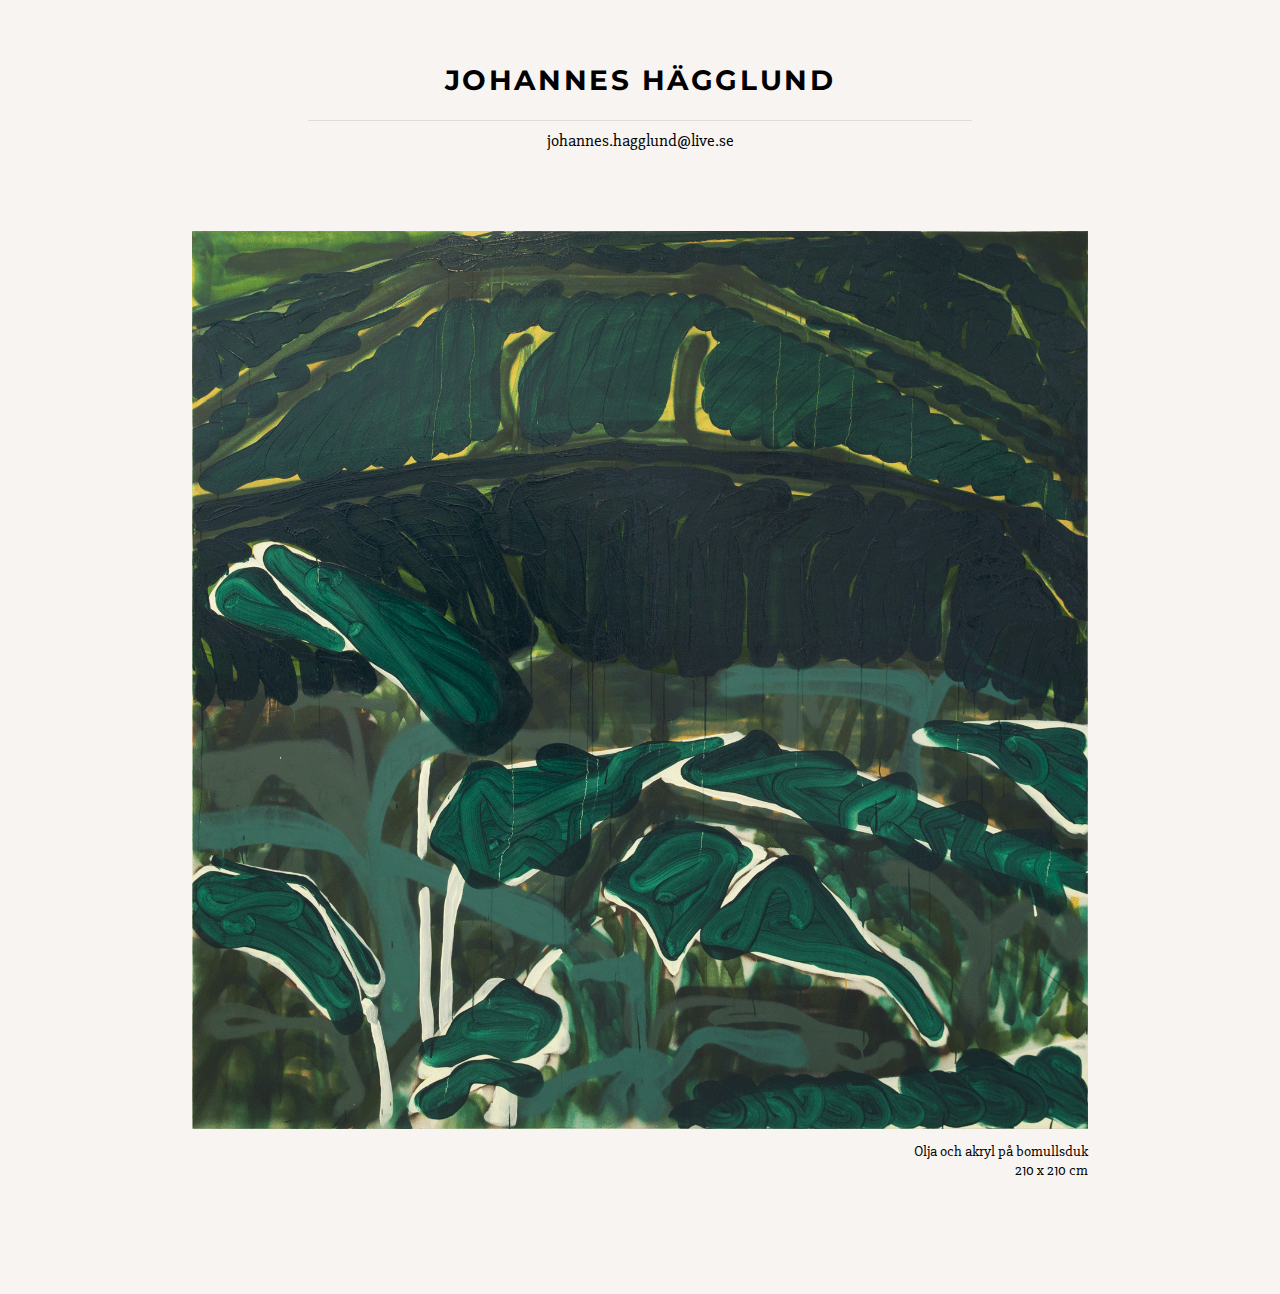
<file: index.html>
<!doctype html> 
<html class="no-js"> 
  <head> 
    <meta charset="utf-8"> 
    <title>Johannes Hägglund</title> 

    <meta name="description" content="
      johannes.hagglund@live.se
    ">

    <meta name="keywords" content="
      Johannes Hägglund,
      Johannes Hagglund,
      måleri,
      konst,
      art,
      painting,
      vårsalong,
      vårsalongen,
      Konsthögskolan,
      Liljevalchs,
      KKH,
      RIA
    ">

    <meta name="viewport" content="width=device-width"> 

    <link rel="shortcut icon" href="images/favicon.ico" type="image/x-icon">
    <link rel="icon" href="images/favicon.ico" type="image/x-icon">

    <link rel="stylesheet" href="bundle.css">
  </head> 
  <body>

    <header>

      <span class="name">Johannes Hägglund</span>

      <hr>

      <a class="email" href="mailto:johannes.hagglund@live.se" target="_top">
        johannes.hagglund@live.se
      </a>

    </header>

    <div id="vignette">
      <img src="images/johannes-hagglund-2016.png" alt="Johannes Hägglund 2016 Olja och akryl på bomullsduk 210 x 210 cm"/>
    </div>

    <footer>
      <span class="materials">Olja och akryl på bomullsduk</span>
      <span class="dimensions">210 x 210 cm</span>
      <!-- <hr> -->
    </footer>
    

    <script>
      (function(i,s,o,g,r,a,m){i['GoogleAnalyticsObject']=r;i[r]=i[r]||function(){
      (i[r].q=i[r].q||[]).push(arguments)},i[r].l=1*new Date();a=s.createElement(o),
      m=s.getElementsByTagName(o)[0];a.async=1;a.src=g;m.parentNode.insertBefore(a,m)
      })(window,document,'script','https://www.google-analytics.com/analytics.js','ga');

      ga('create', 'UA-88679653-1', 'auto');
      ga('send', 'pageview');

    </script>

		<script src="bundle.js"></script> 
  </body> 
</html>
</file>
<file: bundle.css>
@import url('https://fonts.googleapis.com/css?family=Montserrat');
@import url('https://fonts.googleapis.com/css?family=Slabo+27px');
html,body,div,span,applet,object,iframe,h1,h2,h3,h4,h5,h6,p,blockquote,pre,a,abbr,acronym,address,big,cite,code,del,dfn,em,img,ins,kbd,q,s,samp,small,strike,strong,sub,sup,tt,var,b,u,i,center,dl,dt,dd,ol,ul,li,fieldSET,form,label,legend,table,caption,tbody,tfoot,thead,tr,th,td,article,aside,canvas,details,embed,figure,figcaption,footer,header,hgroup,menu,nav,output,ruby,section,summary,time,mark,audio,video{border:0;font-size:100%;font:inherit;vertical-align:baseline;margin:0;padding:0;text-decoration:none}article,aside,details,figcaption,figure,footer,header,hgroup,menu,nav,section{display:block}body{line-height:1}ol,ul{list-style:none}blockquote,q{quotes:none}blockquote:before,blockquote:after,q:before,q:after{content:none}table{border-collapse:collapse;border-spacing:0}*,*:before,*:after{box-sizing:border-box;position:relative;}
* {margin:0;padding:0;box-sizing:border-box;}
body, html {width:100%;height:100%; font-size: 14px;}


html {
  font-family: 'Slabo 27px', serif;
  background: #f8f4f1;
}

body {
  margin: 10px auto 0 auto;
  width: 70%;
  overflow-x: hidden;
}

header {
  height: auto;
  line-height: 40px;
  padding: 30px 5px 50px 5px;
}

header span.name{
  display: block;
  font-size: 1.6rem;
  font-family: 'Montserrat', sans-serif;
  text-transform: uppercase;
  color: inherit;
  letter-spacing: 0.2vw;
  font-weight: 700;
  text-align: center;
  font-size: 2rem;
  line-height: 80px;
}

header a.email{
  display: block;
  text-align: center;
  font-size: 1.2rem;
}

footer {
  padding-top: 15px;
  padding-bottom: 40px;
  margin-bottom: 70px;
  font-size: 1.1rem;
  text-align: right;
}

footer span.materials {
 display:block;
 padding-bottom: 4px;
}
footer span.dimensions {
 display:block;
 margin-bottom: 75px;
}



#vignette {
  width: 100%;
  padding: 20px 0 0 0;
}

#vignette img{
  display: block;
  width: 100%;
  margin: 0 auto;

}

hr {
  margin: 0px;
  border: none;
  height: 1px;
  background: #ddd;
  overflow: hidden;
  width: 75%;
  margin: 0 auto;
}

a {
  color: inherit;
  user-select: all;
  user-drag: none; 
  user-select: none;
  -moz-user-select: none;
  -webkit-user-drag: none;
  -webkit-user-select: none;
  -ms-user-select: none;
}
a:hover{
  text-decoration: underline;
}


#vignette.pop {
  position:fixed;
  left:0;
  top:0;
  bottom:0;
  right: 0;
  background:rgba(0,0,0,0.8);
  transition: background 0.3s ease;
  z-index: 99;
}
#vignette.pop img {
  position:fixed;
  left:50%;
  top:50%;
  margin-left: -50%;
  margin-top: -50%;
}


@media (max-width: 880px) {

  body {
    width: calc( 100% - 20px );
  }

  #vignette {
    padding: 10px 0px;
  }

  hr {
    width: 70%;
  }

  header {
    padding-bottom: 25px;
  }

  header span.name {
    font-size: 1.3rem;
    line-height: 50px;
  } 
  header a.email {
    font-size: 0.8rem;
  }

  footer {
    line-height: 12px;
    font-size: 0.8rem;
    padding-top: 5px;
  }

}
</file>
